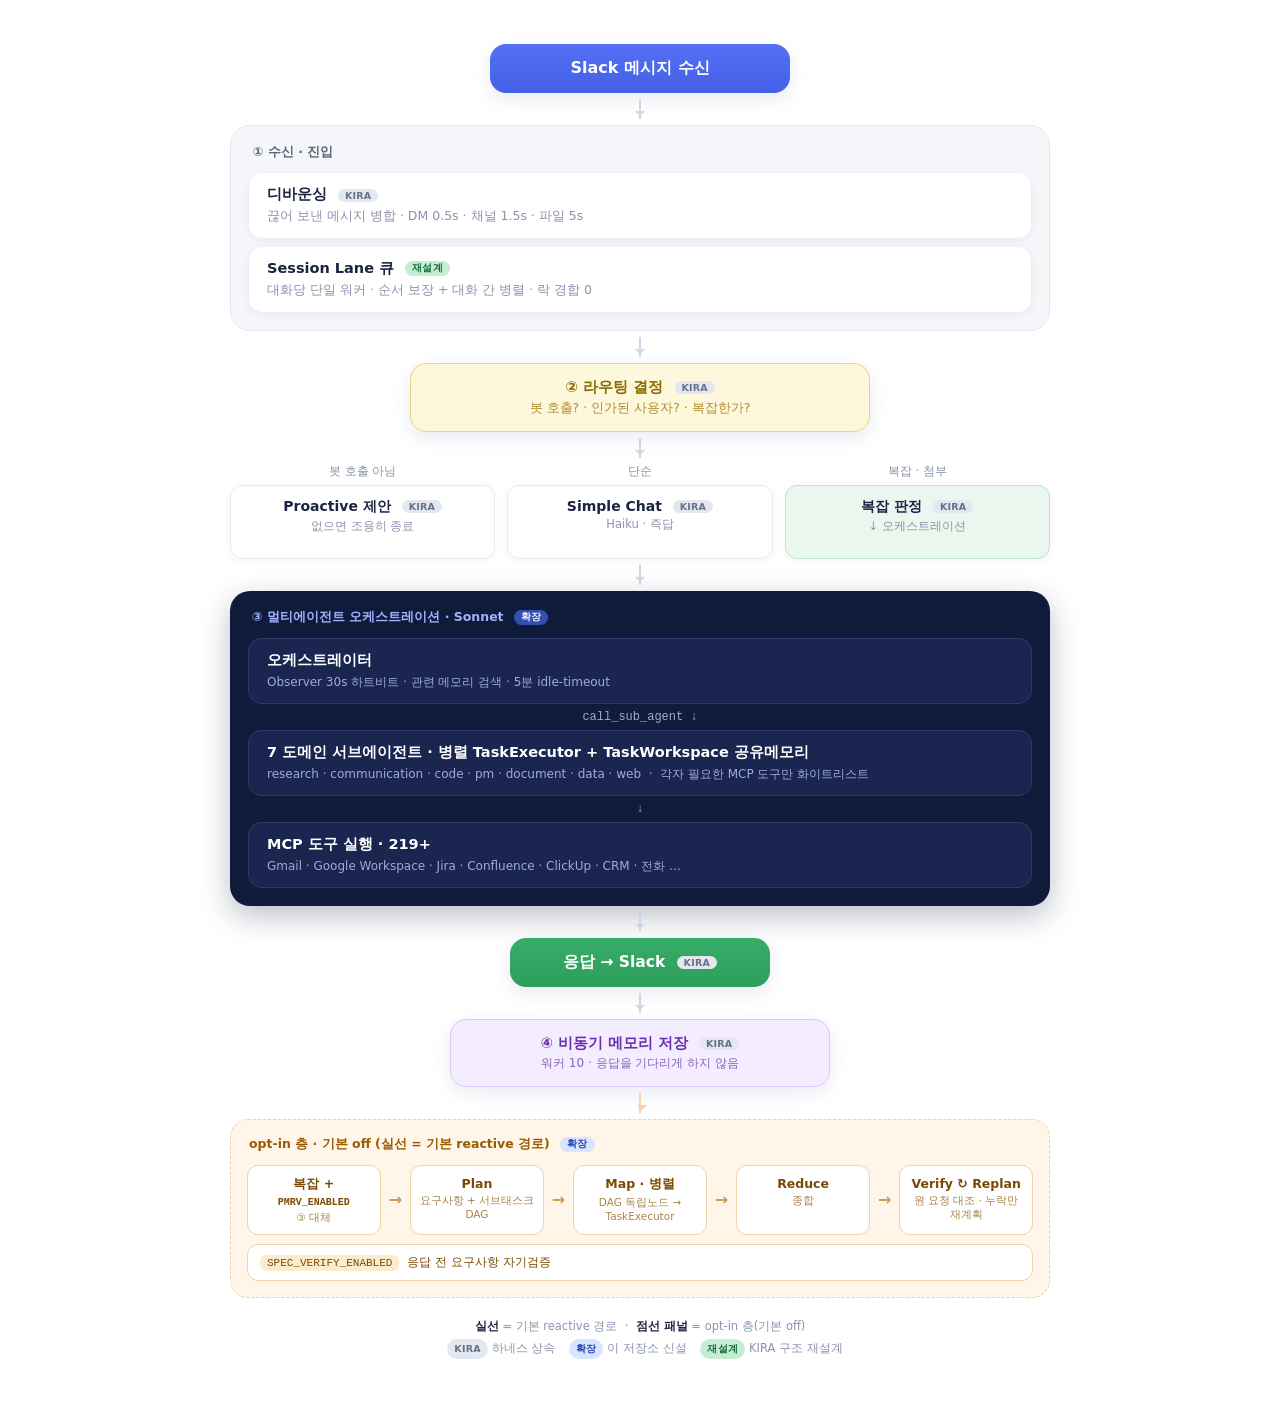
<file: docs/runtime_model.html>
<!DOCTYPE html>
<html lang="ko">
<head>
<meta charset="UTF-8">
<title>MOCO — Runtime Pipeline</title>
<style>
  :root{
    --ink:#1b2340; --muted:#8a93ac; --line:#cfd6e6;
    --blue:#4460E8; --gold:#8a6d00; --goldBg:#fdf7db; --goldBd:#e9d67d;
    --navy:#101a3a; --navyCard:#1a2650; --navyBd:#2b3a6b; --navyMut:#9fabd8; --navyLabel:#9db4ff;
    --purple:#6a2fb0; --purpleBg:#f4ecff; --purpleBd:#ddc7f6;
    --k-bg:#e3e8f0; --k-fg:#67728a; --x-bg:#d9e4ff; --x-fg:#2044b0; --r-bg:#c6ecd4; --r-fg:#136c3c;
    --amber:#9a5b00; --amberBg:#fff6e9; --amberBd:#f0d3a6;
  }
  *{box-sizing:border-box;margin:0;padding:0}
  body{ background:#ffffff; padding:44px 40px; display:flex; justify-content:center;
    font-family:'Pretendard','Apple SD Gothic Neo','Malgun Gothic',system-ui,-apple-system,sans-serif;
    color:var(--ink); -webkit-font-smoothing:antialiased; }
  .diagram{ width:820px; }
  .arrow{ width:2px; height:20px; background:var(--line); margin:6px auto; position:relative; }
  .arrow::after{ content:''; position:absolute; bottom:-2px; left:-4px; border:5px solid transparent; border-top-color:var(--line); }
  .arrow.dash{ background:none; border-left:2px dashed var(--amberBd); }
  .arrow.dash::after{ border-top-color:var(--amberBd); }

  .pill{ border-radius:16px; padding:14px 22px; text-align:center; box-shadow:0 6px 18px rgba(40,60,120,.10); }
  .pill.entry{ background:linear-gradient(180deg,#5570f4,#4460E8); color:#fff; font-weight:700; font-size:16px; width:300px; margin:0 auto; }
  .pill.done{ background:linear-gradient(180deg,#37ac68,#2e9e5b); color:#fff; font-weight:700; font-size:15.5px; width:260px; margin:0 auto; }
  .pill.route{ background:var(--goldBg); border:1.5px solid var(--goldBd); width:460px; margin:0 auto; }
  .pill.route .t{ color:var(--gold); font-weight:700; font-size:15px; }
  .pill.route .s{ color:#b08e33; font-size:12.5px; margin-top:3px; }
  .pill.mem{ background:var(--purpleBg); border:1.5px solid var(--purpleBd); width:380px; margin:0 auto; }
  .pill.mem .t{ color:var(--purple); font-weight:700; font-size:14.5px; }
  .pill.mem .s{ color:#8b63c0; font-size:12px; margin-top:2px; }

  .zone{ border-radius:20px; padding:16px 18px 18px; }
  .zone .zl{ font-size:12.5px; font-weight:700; margin:2px 4px 12px; }
  .zone.green{ background:#f4f6fa; border:1px solid #e2e7f0; }
  .zone.green .zl{ color:#5a6577; }
  .zone.dark{ background:var(--navy); box-shadow:0 10px 30px rgba(16,26,58,.28); }
  .zone.dark .zl{ color:var(--navyLabel); }

  .card{ background:#fff; border-radius:13px; padding:12px 18px; box-shadow:0 2px 8px rgba(40,60,120,.07); }
  .card + .card{ margin-top:9px; }
  .card .t{ font-weight:700; font-size:14.5px; color:var(--ink); }
  .card .s{ color:var(--muted); font-size:12.5px; margin-top:3px; line-height:1.5; }
  .dcard{ background:var(--navyCard); border:1px solid var(--navyBd); border-radius:13px; padding:12px 18px; }
  .dcard .t{ font-weight:700; font-size:14.5px; color:#fff; }
  .dcard .s{ color:var(--navyMut); font-size:12px; margin-top:3px; line-height:1.5; }
  .dstep{ text-align:center; color:var(--navyMut); font-size:12px; margin:6px 0; font-family:ui-monospace,Menlo,monospace; }

  .branch{ display:flex; gap:12px; }
  .branch .col{ flex:1; text-align:center; }
  .branch .bl{ font-size:11.5px; color:var(--muted); margin-bottom:6px; }
  .bcard{ background:#fff; border:1px solid #e6eaf2; border-radius:12px; padding:12px 10px; box-shadow:0 2px 8px rgba(40,60,120,.05); min-height:74px; }
  .bcard.hl{ background:#eaf7ef; border-color:#bfe3cc; }
  .bcard .t{ font-weight:700; font-size:14px; }
  .bcard .s{ color:var(--muted); font-size:11.5px; margin-top:3px; }

  .optin{ background:var(--amberBg); border:1.5px dashed var(--amberBd); border-radius:18px; padding:14px 16px 16px; }
  .optin .ol{ font-size:12.5px; font-weight:700; color:var(--amber); margin:2px 2px 12px; }
  .oflow{ display:flex; align-items:stretch; gap:8px; }
  .oflow .ob{ flex:1; background:#fff; border:1px solid var(--amberBd); border-radius:11px; padding:10px 8px; text-align:center; }
  .oflow .ob .t{ font-weight:700; font-size:12.5px; color:#7a4a00; }
  .oflow .ob .s{ color:#a9834a; font-size:10.5px; margin-top:2px; line-height:1.4; }
  .oflow .oar{ align-self:center; color:#c79a55; font-weight:700; }
  .ospec{ display:flex; gap:8px; align-items:center; margin-top:9px; background:#fff; border:1px solid var(--amberBd); border-radius:11px; padding:9px 12px; }
  .ospec code{ font-size:11px; color:#7a4a00; background:#fbeccd; padding:2px 7px; border-radius:6px; }
  .ospec .s{ color:#7a4a00; font-size:12px; }

  .otag{ display:inline-block; font-size:9.5px; font-weight:700; padding:1px 7px; border-radius:10px; margin-left:6px; vertical-align:middle; letter-spacing:.2px; }
  .otag.k{ background:var(--k-bg); color:var(--k-fg); }
  .otag.x{ background:var(--x-bg); color:var(--x-fg); }
  .otag.r{ background:var(--r-bg); color:var(--r-fg); }
  .zone.dark .otag.x{ background:#3350b0; color:#e7ecff; }

  .legend{ text-align:center; color:var(--muted); font-size:11.5px; margin-top:18px; line-height:1.9; }
  .legend .otag{ margin:0 4px 0 10px; }
  .legend b{ color:var(--ink); }
</style>
</head>
<body>
<div class="diagram">

  <div class="pill entry">Slack 메시지 수신</div>
  <div class="arrow"></div>

  <div class="zone green">
    <div class="zl">① 수신 · 진입</div>
    <div class="card"><div class="t">디바운싱 <span class="otag k">KIRA</span></div><div class="s">끊어 보낸 메시지 병합 · DM 0.5s · 채널 1.5s · 파일 5s</div></div>
    <div class="card"><div class="t">Session Lane 큐 <span class="otag r">재설계</span></div><div class="s">대화당 단일 워커 · 순서 보장 + 대화 간 병렬 · 락 경합 0</div></div>
  </div>
  <div class="arrow"></div>

  <div class="pill route"><div class="t">② 라우팅 결정 <span class="otag k">KIRA</span></div><div class="s">봇 호출? · 인가된 사용자? · 복잡한가?</div></div>
  <div class="arrow"></div>

  <div class="branch">
    <div class="col">
      <div class="bl">봇 호출 아님</div>
      <div class="bcard"><div class="t">Proactive 제안 <span class="otag k">KIRA</span></div><div class="s">없으면 조용히 종료</div></div>
    </div>
    <div class="col">
      <div class="bl">단순</div>
      <div class="bcard"><div class="t">Simple Chat <span class="otag k">KIRA</span></div><div class="s">Haiku · 즉답</div></div>
    </div>
    <div class="col">
      <div class="bl">복잡 · 첨부</div>
      <div class="bcard hl"><div class="t">복잡 판정 <span class="otag k">KIRA</span></div><div class="s">↓ 오케스트레이션</div></div>
    </div>
  </div>
  <div class="arrow"></div>

  <div class="zone dark">
    <div class="zl">③ 멀티에이전트 오케스트레이션 · Sonnet <span class="otag x">확장</span></div>
    <div class="dcard"><div class="t">오케스트레이터</div><div class="s">Observer 30s 하트비트 · 관련 메모리 검색 · 5분 idle-timeout</div></div>
    <div class="dstep">call_sub_agent ↓</div>
    <div class="dcard"><div class="t">7 도메인 서브에이전트 · 병렬 TaskExecutor + TaskWorkspace 공유메모리</div><div class="s">research · communication · code · pm · document · data · web &nbsp;·&nbsp; 각자 필요한 MCP 도구만 화이트리스트</div></div>
    <div class="dstep">↓</div>
    <div class="dcard"><div class="t">MCP 도구 실행 · 219+</div><div class="s">Gmail · Google Workspace · Jira · Confluence · ClickUp · CRM · 전화 …</div></div>
  </div>
  <div class="arrow"></div>

  <div class="pill done">응답 → Slack <span class="otag k">KIRA</span></div>
  <div class="arrow"></div>

  <div class="pill mem"><div class="t">④ 비동기 메모리 저장 <span class="otag k">KIRA</span></div><div class="s">워커 10 · 응답을 기다리게 하지 않음</div></div>

  <div class="arrow dash"></div>

  <div class="optin">
    <div class="ol">opt-in 층 · 기본 off (실선 = 기본 reactive 경로) <span class="otag x">확장</span></div>
    <div class="oflow">
      <div class="ob"><div class="t">복잡 + <code style="font-size:10px">PMRV_ENABLED</code></div><div class="s">③ 대체</div></div>
      <div class="oar">→</div>
      <div class="ob"><div class="t">Plan</div><div class="s">요구사항 + 서브태스크 DAG</div></div>
      <div class="oar">→</div>
      <div class="ob"><div class="t">Map · 병렬</div><div class="s">DAG 독립노드 → TaskExecutor</div></div>
      <div class="oar">→</div>
      <div class="ob"><div class="t">Reduce</div><div class="s">종합</div></div>
      <div class="oar">→</div>
      <div class="ob"><div class="t">Verify ↻ Replan</div><div class="s">원 요청 대조 · 누락만 재계획</div></div>
    </div>
    <div class="ospec"><code>SPEC_VERIFY_ENABLED</code><div class="s">응답 전 요구사항 자기검증</div></div>
  </div>

  <div class="legend">
    <b>실선</b> = 기본 reactive 경로 &nbsp;·&nbsp; <b>점선 패널</b> = opt-in 층(기본 off)<br/>
    <span class="otag k">KIRA</span>하네스 상속 <span class="otag x">확장</span>이 저장소 신설 <span class="otag r">재설계</span>KIRA 구조 재설계
  </div>

</div>
</body>
</html>
</file>
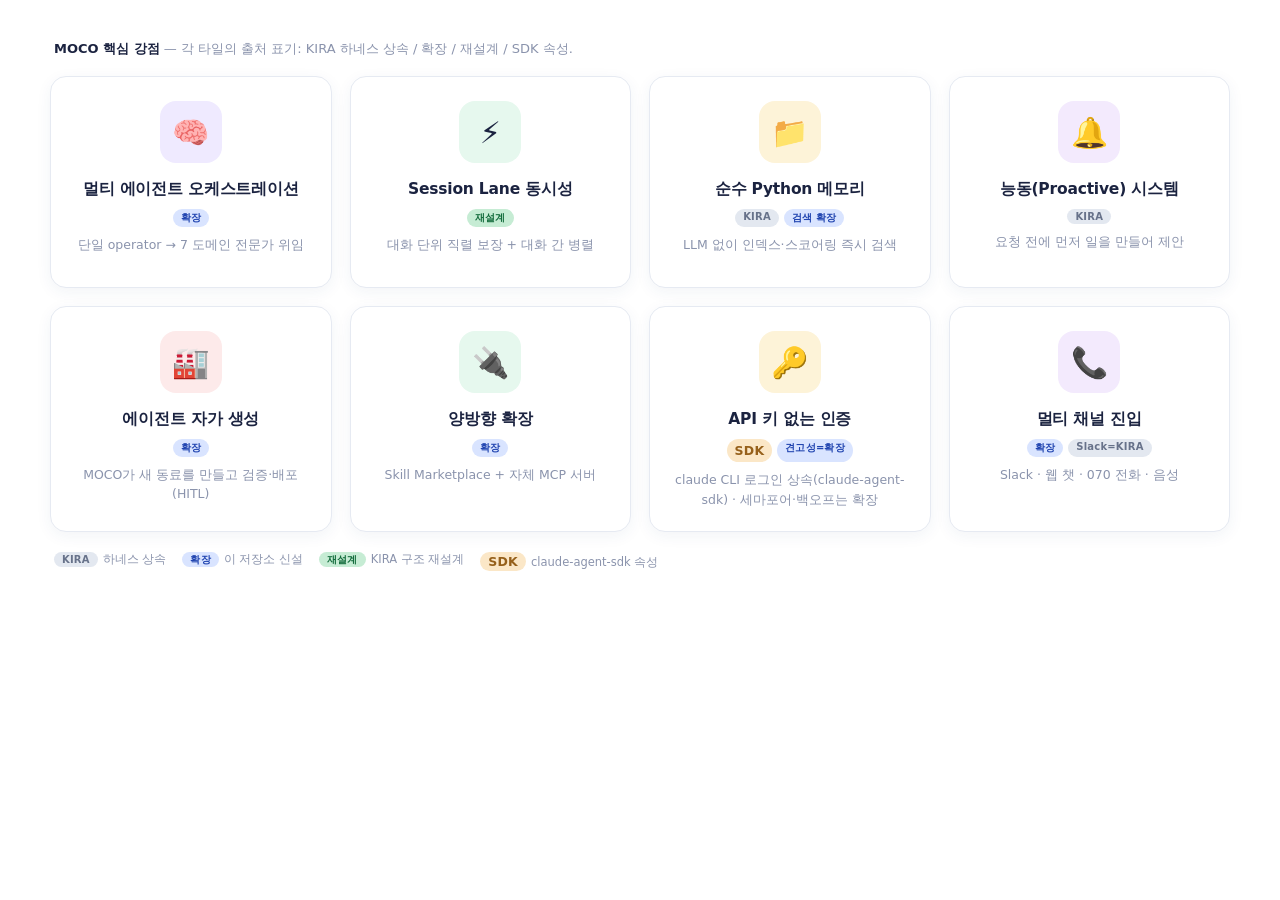
<file: docs/strengths.html>
<!DOCTYPE html>
<html lang="ko">
<head>
<meta charset="UTF-8">
<title>MOCO — 핵심 강점</title>
<style>
  :root{
    --ink:#1b2340; --muted:#8a93ac; --line:#e6eaf2;
    --k-bg:#e3e8f0; --k-fg:#67728a;   /* KIRA 하네스 상속 (회색) */
    --x-bg:#d9e4ff; --x-fg:#2044b0;   /* 확장 (파랑) */
    --r-bg:#c6ecd4; --r-fg:#136c3c;   /* 재설계 (초록) */
    --s-bg:#fbe7c7; --s-fg:#96601a;   /* SDK 속성 (앰버) */
  }
  *{box-sizing:border-box;margin:0;padding:0}
  body{ background:#ffffff; padding:40px; display:flex; justify-content:center;
    font-family:'Pretendard','Apple SD Gothic Neo','Malgun Gothic',system-ui,-apple-system,sans-serif;
    color:var(--ink); -webkit-font-smoothing:antialiased; }
  .wrap{ width:1180px; }
  .cap{ font-size:13px; color:var(--muted); margin:0 4px 18px; }
  .cap b{ color:var(--ink); }
  .grid{ display:grid; grid-template-columns:repeat(4,1fr); gap:18px; }
  .card{ background:#fff; border:1px solid var(--line); border-radius:16px; padding:24px 18px 22px;
    box-shadow:0 4px 16px rgba(40,60,120,.06); display:flex; flex-direction:column; align-items:center;
    text-align:center; min-height:212px; }
  .ico{ width:62px; height:62px; border-radius:16px; display:flex; align-items:center; justify-content:center;
    font-size:30px; margin-bottom:16px; }
  .t{ font-weight:700; font-size:15.5px; letter-spacing:-.2px; line-height:1.35; }
  .badges{ display:flex; gap:5px; flex-wrap:wrap; justify-content:center; margin:9px 0 8px; }
  .otag{ font-size:10px; font-weight:700; padding:2px 8px; border-radius:20px; letter-spacing:.2px; }
  .otag.k{ background:var(--k-bg); color:var(--k-fg); }
  .otag.x{ background:var(--x-bg); color:var(--x-fg); }
  .otag.r{ background:var(--r-bg); color:var(--r-fg); }
  .otag.s{ background:var(--s-bg); color:var(--s-fg); }
  .s{ color:var(--muted); font-size:12.5px; line-height:1.55; word-break:keep-all; }
  .legend{ margin:20px 4px 0; font-size:11.5px; color:var(--muted); display:flex; gap:16px; flex-wrap:wrap; }
  .legend .otag{ margin-right:5px; }
</style>
</head>
<body>
<div class="wrap">
  <div class="cap"><b>MOCO 핵심 강점</b> — 각 타일의 출처 표기: KIRA 하네스 상속 / 확장 / 재설계 / SDK 속성.</div>

  <div class="grid">

    <div class="card">
      <div class="ico" style="background:#efeaff">🧠</div>
      <div class="t">멀티 에이전트 오케스트레이션</div>
      <div class="badges"><span class="otag x">확장</span></div>
      <div class="s">단일 operator → 7 도메인 전문가 위임</div>
    </div>

    <div class="card">
      <div class="ico" style="background:#e6f8ee">⚡</div>
      <div class="t">Session Lane 동시성</div>
      <div class="badges"><span class="otag r">재설계</span></div>
      <div class="s">대화 단위 직렬 보장 + 대화 간 병렬</div>
    </div>

    <div class="card">
      <div class="ico" style="background:#fdf3d8">📁</div>
      <div class="t">순수 Python 메모리</div>
      <div class="badges"><span class="otag k">KIRA</span><span class="otag x">검색 확장</span></div>
      <div class="s">LLM 없이 인덱스·스코어링 즉시 검색</div>
    </div>

    <div class="card">
      <div class="ico" style="background:#f3eafd">🔔</div>
      <div class="t">능동(Proactive) 시스템</div>
      <div class="badges"><span class="otag k">KIRA</span></div>
      <div class="s">요청 전에 먼저 일을 만들어 제안</div>
    </div>

    <div class="card">
      <div class="ico" style="background:#fdeaea">🏭</div>
      <div class="t">에이전트 자가 생성</div>
      <div class="badges"><span class="otag x">확장</span></div>
      <div class="s">MOCO가 새 동료를 만들고 검증·배포 (HITL)</div>
    </div>

    <div class="card">
      <div class="ico" style="background:#e6f8ee">🔌</div>
      <div class="t">양방향 확장</div>
      <div class="badges"><span class="otag x">확장</span></div>
      <div class="s">Skill Marketplace + 자체 MCP 서버</div>
    </div>

    <div class="card">
      <div class="ico" style="background:#fdf3d8">🔑</div>
      <div class="t">API 키 없는 인증</div>
      <div class="badges"><span class="otag s">SDK</span><span class="otag x">견고성=확장</span></div>
      <div class="s">claude CLI 로그인 상속(claude-agent-sdk) · 세마포어·백오프는 확장</div>
    </div>

    <div class="card">
      <div class="ico" style="background:#f3eafd">📞</div>
      <div class="t">멀티 채널 진입</div>
      <div class="badges"><span class="otag x">확장</span><span class="otag k">Slack=KIRA</span></div>
      <div class="s">Slack · 웹 챗 · 070 전화 · 음성</div>
    </div>

  </div>

  <div class="legend">
    <span><span class="otag k">KIRA</span>하네스 상속</span>
    <span><span class="otag x">확장</span>이 저장소 신설</span>
    <span><span class="otag r">재설계</span>KIRA 구조 재설계</span>
    <span><span class="otag s">SDK</span>claude-agent-sdk 속성</span>
  </div>
</div>
</body>
</html>
</file>
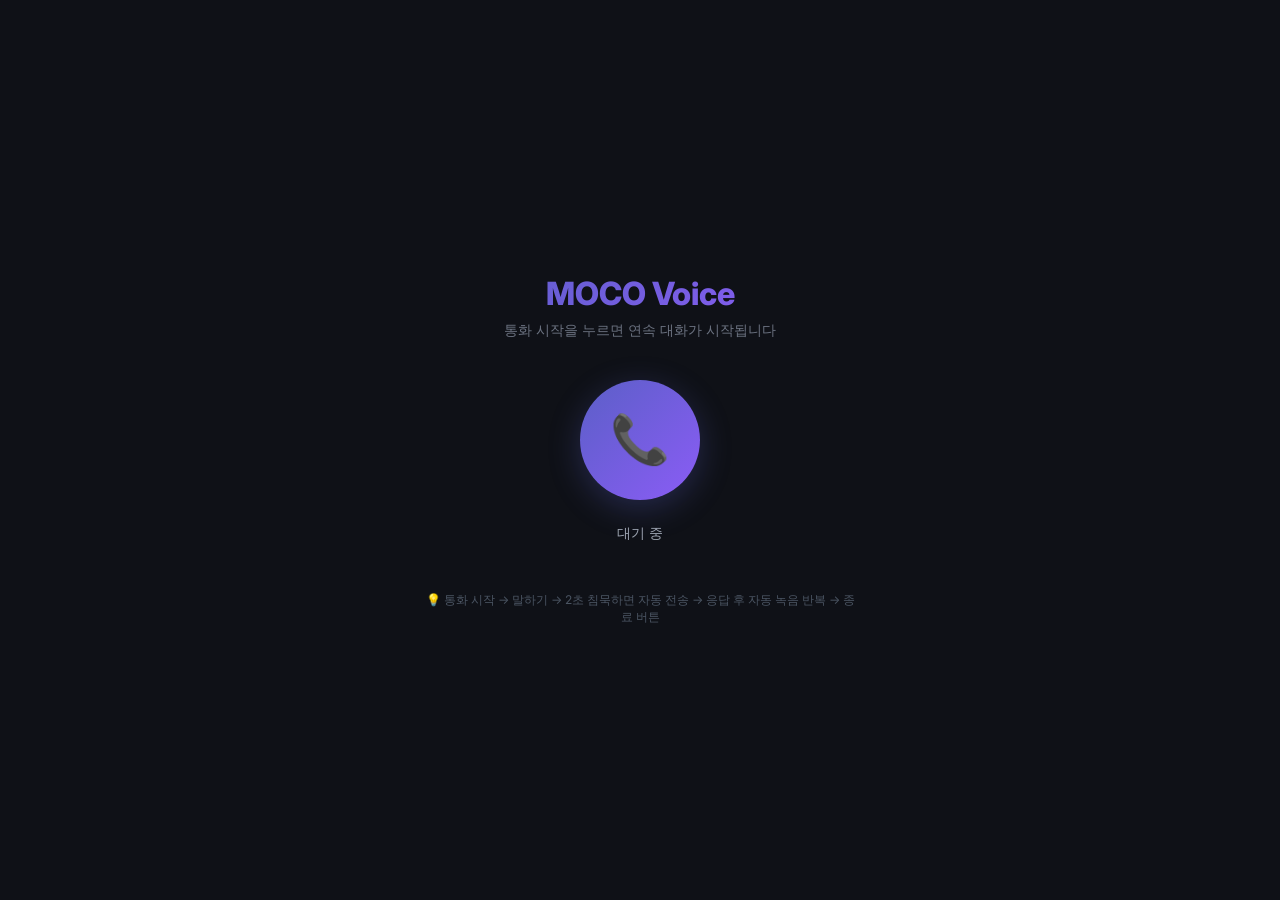
<file: app/cc_web_interface/voice_chat/static/voice_chat.html>
<!DOCTYPE html>
<html lang="ko">
<head>
<meta charset="UTF-8">
<meta name="viewport" content="width=device-width, initial-scale=1.0">
<title>MOCO Voice Chat</title>
<style>
@import url('https://fonts.googleapis.com/css2?family=Inter:wght@300;400;500;600;700&display=swap');
*{margin:0;padding:0;box-sizing:border-box}
body{font-family:'Inter',sans-serif;background:#0F1117;color:#E2E4E9;min-height:100vh;display:flex;flex-direction:column;align-items:center;justify-content:center}
.container{max-width:480px;width:100%;padding:24px;text-align:center}
.logo{font-size:32px;font-weight:800;background:linear-gradient(135deg,#5B5FC7,#8B5CF6);-webkit-background-clip:text;-webkit-text-fill-color:transparent;margin-bottom:8px}
.subtitle{color:#6B7280;font-size:14px;margin-bottom:40px}
.mic-btn{width:120px;height:120px;border-radius:50%;border:none;cursor:pointer;font-size:48px;transition:all 0.3s;outline:none;position:relative}
.mic-btn.idle{background:linear-gradient(135deg,#5B5FC7,#8B5CF6);box-shadow:0 8px 32px rgba(91,95,199,0.3)}
.mic-btn.idle:hover{transform:scale(1.05);box-shadow:0 12px 40px rgba(91,95,199,0.4)}
.mic-btn.recording{background:linear-gradient(135deg,#EF4444,#F87171);box-shadow:0 8px 32px rgba(239,68,68,0.4);animation:pulse 1.5s infinite}
.mic-btn.processing{background:#374151;cursor:wait;opacity:0.7}
@keyframes pulse{0%,100%{box-shadow:0 0 0 0 rgba(239,68,68,0.4)}50%{box-shadow:0 0 0 20px rgba(239,68,68,0)}}
.status{margin-top:24px;font-size:14px;color:#9CA3AF;min-height:20px}
.status.error{color:#EF4444}
.chat-log{margin-top:32px;text-align:left;max-height:400px;overflow-y:auto;width:100%}
.chat-bubble{padding:12px 16px;border-radius:16px;margin-bottom:8px;font-size:14px;line-height:1.5;max-width:85%;word-break:break-word}
.chat-bubble.user{background:#1E293B;margin-left:auto;border-bottom-right-radius:4px}
.chat-bubble.ai{background:#5B5FC720;border:1px solid #5B5FC740;border-bottom-left-radius:4px}
.chat-bubble .label{font-size:10px;font-weight:600;text-transform:uppercase;color:#6B7280;margin-bottom:4px}
.hint{margin-top:16px;font-size:12px;color:#4B5563}
</style>
</head>
<body>
<div class="container">
  <div class="logo">MOCO Voice</div>
  <div class="subtitle">통화 시작을 누르면 연속 대화가 시작됩니다</div>

  <button class="mic-btn idle" id="micBtn" onclick="toggleSession()">📞</button>
  <div class="status" id="status">대기 중</div>

  <div class="chat-log" id="chatLog"></div>
  <div class="hint">💡 통화 시작 → 말하기 → 2초 침묵하면 자동 전송 → 응답 후 자동 녹음 반복 → 종료 버튼</div>
</div>

<script>
let mediaRecorder = null;
let audioChunks = [];
let isRecording = false;
let conversationContext = '';
let sessionActive = false;
let silenceTimer = null;
let analyser = null;

const micBtn = document.getElementById('micBtn');
const status = document.getElementById('status');
const chatLog = document.getElementById('chatLog');

async function toggleSession() {
  if (sessionActive) {
    await endSession();
  } else {
    sessionActive = true;
    micBtn.textContent = '⏹️';
    micBtn.className = 'mic-btn processing';
    status.textContent = '연결 중...';
    addBubble('상담원', '안녕하세요, 제품A 고객 지원센터입니다. 궁금하신 내용을 말씀해 주시면 도와드리겠습니다.', 'ai');

    // 안내 멘트 음성 재생
    try {
      const greetResp = await fetch('/voice-chat/greet', { method: 'POST' });
      if (greetResp.ok) {
        const blob = await greetResp.blob();
        const url = URL.createObjectURL(blob);
        const player = new Audio(url);
        player.onended = () => {
          URL.revokeObjectURL(url);
          micBtn.className = 'mic-btn recording';
          status.textContent = '말씀하세요...';
          startListening();
        };
        player.play();
        status.textContent = '🔊 안내 멘트 재생 중...';
      } else {
        micBtn.className = 'mic-btn recording';
        startListening();
      }
    } catch(e) {
      micBtn.className = 'mic-btn recording';
      startListening();
    }
  }
}

async function endSession() {
  sessionActive = false;
  if (isRecording) stopRecording(false);
  if (silenceTimer) { clearTimeout(silenceTimer); silenceTimer = null; }
  micBtn.textContent = '📞';
  micBtn.className = 'mic-btn idle';
  status.textContent = '통화 요약 전송 중...';
  addBubble('시스템', '통화가 종료되었습니다. 요약을 Slack에 전송합니다.', 'ai');

  // 대화 로그를 서버에 전송 → Slack 요약
  if (conversationContext.trim().length > 10) {
    try {
      await fetch('/voice-chat/end-session', {
        method: 'POST',
        headers: {'Content-Type': 'application/json'},
        body: JSON.stringify({conversation: conversationContext}),
      });
      addBubble('시스템', '✅ Slack에 통화 요약이 전송되었습니다.', 'ai');
    } catch(e) {
      addBubble('시스템', '⚠️ 요약 전송 실패', 'ai');
    }
  }
  conversationContext = '';
  status.textContent = '대기 중';
}

async function startListening() {
  if (!sessionActive) return;
  await startRecording();
  // 침묵 감지 시작
  detectSilence();
}

function detectSilence() {
  if (!recCtx || !analyser) return;
  const data = new Uint8Array(analyser.fftSize);
  let silenceStart = null;
  let speaking = false;

  function check() {
    if (!sessionActive || !isRecording) return;
    analyser.getByteTimeDomainData(data);
    let sum = 0;
    for (let i = 0; i < data.length; i++) sum += Math.abs(data[i] - 128);
    const avg = sum / data.length;

    if (avg > 3) {
      speaking = true;
      silenceStart = null;
      status.textContent = '🎙️ 듣고 있습니다...';
    } else if (speaking && !silenceStart) {
      silenceStart = Date.now();
    } else if (speaking && silenceStart && Date.now() - silenceStart > 2000) {
      // 2초 침묵 → 자동 전송
      speaking = false;
      silenceStart = null;
      stopRecording(true);
      return;
    }
    requestAnimationFrame(check);
  }
  check();
}

let recCtx = null;
let recSource = null;
let recWorklet = null;
let pcmChunks = [];

async function startRecording() {
  try {
    const stream = await navigator.mediaDevices.getUserMedia({ audio: { channelCount: 1 } });
    recCtx = new AudioContext({ sampleRate: 16000 });
    recSource = recCtx.createMediaStreamSource(stream);

    // 침묵 감지용 analyser
    analyser = recCtx.createAnalyser();
    analyser.fftSize = 2048;
    recSource.connect(analyser);

    // AudioWorklet으로 PCM 캡처
    await recCtx.audioWorklet.addModule(URL.createObjectURL(new Blob([`
      class PCMProcessor extends AudioWorkletProcessor {
        process(inputs) {
          const input = inputs[0][0];
          if (input) this.port.postMessage(input);
          return true;
        }
      }
      registerProcessor('pcm-processor', PCMProcessor);
    `], { type: 'application/javascript' })));

    recWorklet = new AudioWorkletNode(recCtx, 'pcm-processor');
    pcmChunks = [];
    recWorklet.port.onmessage = (e) => pcmChunks.push(new Float32Array(e.data));
    recSource.connect(recWorklet);
    recWorklet.connect(recCtx.destination);

    isRecording = true;
    micBtn.className = 'mic-btn recording';
    micBtn.textContent = '⏹️';
    status.textContent = '녹음 중... 다시 누르면 전송';
    status.className = 'status';
  } catch (err) {
    console.error(err);
    status.textContent = '마이크 접근 권한이 필요합니다';
    status.className = 'status error';
  }
}

function stopRecording(autoSend = true) {
  if (recWorklet) { recWorklet.disconnect(); recWorklet = null; }
  if (recSource) { recSource.mediaStream.getTracks().forEach(t => t.stop()); recSource.disconnect(); recSource = null; }
  analyser = null;
  const sampleRate = recCtx ? recCtx.sampleRate : 16000;
  if (recCtx) { recCtx.close(); recCtx = null; }
  isRecording = false;
  if (autoSend && pcmChunks.length > 0) {
    status.textContent = '처리 중...';
    processAudio(sampleRate);
  }
}

function float32ToWav(samples, sampleRate) {
  const buf = new ArrayBuffer(44 + samples.length * 2);
  const v = new DataView(buf);
  const w = (o, s) => { for (let i = 0; i < s.length; i++) v.setUint8(o+i, s.charCodeAt(i)); };
  w(0,'RIFF'); v.setUint32(4,36+samples.length*2,true); w(8,'WAVE');
  w(12,'fmt '); v.setUint32(16,16,true); v.setUint16(20,1,true); v.setUint16(22,1,true);
  v.setUint32(24,sampleRate,true); v.setUint32(28,sampleRate*2,true);
  v.setUint16(32,2,true); v.setUint16(34,16,true);
  w(36,'data'); v.setUint32(40,samples.length*2,true);
  for (let i=0;i<samples.length;i++) {
    const s=Math.max(-1,Math.min(1,samples[i]));
    v.setInt16(44+i*2, s<0?s*0x8000:s*0x7FFF, true);
  }
  return new Blob([v], {type:'audio/wav'});
}

async function processAudio(sampleRate) {
  const total = pcmChunks.reduce((s,b) => s+b.length, 0);
  const merged = new Float32Array(total);
  let off = 0;
  for (const c of pcmChunks) { merged.set(c, off); off += c.length; }

  const audioBlob = float32ToWav(merged, sampleRate);
  console.log('WAV blob size:', audioBlob.size, 'sampleRate:', sampleRate);

  const formData = new FormData();
  formData.append('audio', audioBlob, 'recording.wav');
  formData.append('context', conversationContext);

  // 대기 BGM — Bella 안내 멘트 + 우아한 피아노 아르페지오
  const bgmCtx = new AudioContext();
  const bgmGain = bgmCtx.createGain();
  bgmGain.gain.value = 0.5;
  bgmGain.connect(bgmCtx.destination);

  // Bella "잠시만 기다려주세요" 멘트 재생
  const holdMsg = new Audio('/voice-chat/static/hold_message.mp3');
  holdMsg.volume = 0.8;
  holdMsg.play().catch(()=>{});

  // 피아노 아르페지오 (C major 7th → Am → F → G)
  const chords = [
    [261.6, 329.6, 392, 493.9],  // Cmaj7
    [220, 261.6, 329.6, 440],    // Am
    [174.6, 220, 261.6, 349.2],  // F
    [196, 246.9, 293.7, 392],    // G
  ];
  let chordIdx = 0;
  let noteInChord = 0;
  function playPianoNote() {
    const chord = chords[chordIdx % chords.length];
    const freq = chord[noteInChord % chord.length];
    const osc = bgmCtx.createOscillator();
    const env = bgmCtx.createGain();
    // 피아노 느낌: 사인파 + 약간의 하모닉
    osc.type = 'sine';
    osc.frequency.value = freq;
    env.gain.setValueAtTime(0.4, bgmCtx.currentTime);
    env.gain.exponentialRampToValueAtTime(0.01, bgmCtx.currentTime + 1.2);
    osc.connect(env);
    env.connect(bgmGain);
    osc.start();
    osc.stop(bgmCtx.currentTime + 1.3);
    noteInChord++;
    if (noteInChord >= chord.length) { noteInChord = 0; chordIdx++; }
  }
  // 멘트 끝난 후 BGM 시작 (2초 후)
  setTimeout(() => { playPianoNote(); }, 2000);
  const bgmInterval = setInterval(playPianoNote, 400);
  status.textContent = '🎵 응답 준비 중...';

  try {
    const resp = await fetch('/voice-chat/process', { method: 'POST', body: formData });

    // BGM 정지
    clearInterval(bgmInterval);
    bgmCtx.close();

    const contentType = resp.headers.get('Content-Type') || '';

    if (contentType.includes('application/json')) {
      const err = await resp.json();
      throw new Error(err.error || 'Processing failed');
    }

    if (!resp.ok) {
      throw new Error('서버 오류');
    }

    const userText = decodeHeader(resp.headers.get('X-User-Text')) || '(인식 실패)';
    const aiText = decodeHeader(resp.headers.get('X-AI-Text')) || '(응답 실패)';

    addBubble('나', userText, 'user');
    addBubble('MOCO', aiText, 'ai');

    conversationContext += `사용자: ${userText}\nMOCO: ${aiText}\n`;
    if (conversationContext.length > 2000) {
      conversationContext = conversationContext.slice(-1500);
    }

    const audioBlob = await resp.blob();
    const audioUrl = URL.createObjectURL(audioBlob);
    const player = new Audio(audioUrl);
    player.onended = () => {
      URL.revokeObjectURL(audioUrl);
      if (sessionActive) {
        // 자동으로 다시 녹음 시작
        micBtn.className = 'mic-btn recording';
        micBtn.textContent = '⏹️';
        startListening();
      } else {
        micBtn.className = 'mic-btn idle';
        micBtn.textContent = '📞';
        status.textContent = '대기 중';
      }
    };
    player.play();

    status.textContent = '🔊 응답 재생 중...';

  } catch (err) {
    // BGM 정지 (에러 시에도)
    try { clearInterval(bgmInterval); bgmCtx.close(); } catch(e) {}
    status.textContent = err.message;
    status.className = 'status error';
    if (sessionActive) {
      // 에러여도 세션 유지 — 다시 녹음
      setTimeout(() => {
        status.className = 'status';
        micBtn.className = 'mic-btn recording';
        micBtn.textContent = '⏹️';
        startListening();
      }, 2000);
    } else {
      micBtn.className = 'mic-btn idle';
      micBtn.textContent = '📞';
    }
  }
}

function decodeHeader(val) {
  if (!val) return null;
  try {
    const bytes = new Uint8Array([...val].map(c => c.charCodeAt(0)));
    return new TextDecoder('utf-8').decode(bytes);
  } catch {
    return val;
  }
}

function addBubble(label, text, type) {
  const div = document.createElement('div');
  div.className = `chat-bubble ${type}`;
  div.innerHTML = `<div class="label">${label}</div>${text}`;
  chatLog.appendChild(div);
  chatLog.scrollTop = chatLog.scrollHeight;
}
</script>
</body>
</html>
</file>
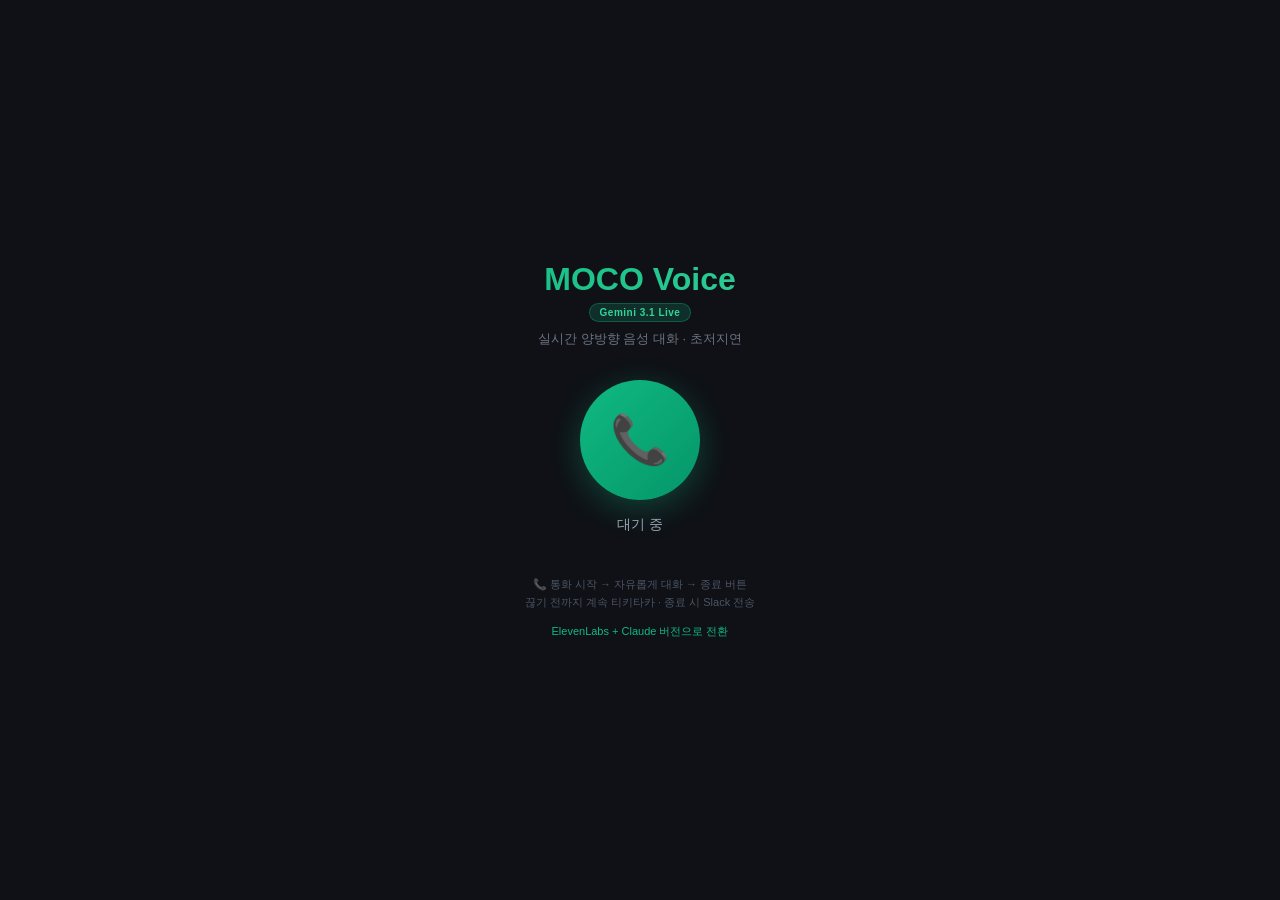
<file: app/cc_web_interface/voice_chat/static/voice_chat_gemini.html>
<!DOCTYPE html>
<html lang="ko">
<head>
<meta charset="UTF-8">
<meta name="viewport" content="width=device-width, initial-scale=1.0">
<title>MOCO Voice — Gemini Live</title>
<style>
*{margin:0;padding:0;box-sizing:border-box}
body{font-family:-apple-system,BlinkMacSystemFont,'Segoe UI',sans-serif;background:#0F1117;color:#E2E4E9;min-height:100vh;display:flex;flex-direction:column;align-items:center;justify-content:center}
.container{max-width:480px;width:100%;padding:24px;text-align:center}
.logo{font-size:32px;font-weight:800;background:linear-gradient(135deg,#10B981,#34D399);-webkit-background-clip:text;-webkit-text-fill-color:transparent;margin-bottom:4px}
.badge{display:inline-block;font-size:10px;font-weight:700;padding:3px 10px;border-radius:12px;background:#10B98130;color:#34D399;border:1px solid #10B98150;margin-bottom:8px;letter-spacing:0.5px}
.subtitle{color:#6B7280;font-size:13px;margin-bottom:32px}
.mic-btn{width:120px;height:120px;border-radius:50%;border:none;cursor:pointer;font-size:48px;transition:all 0.3s;outline:none;position:relative}
.mic-btn.idle{background:linear-gradient(135deg,#10B981,#059669);box-shadow:0 8px 32px rgba(16,185,129,0.3)}
.mic-btn.idle:hover{transform:scale(1.05);box-shadow:0 12px 40px rgba(16,185,129,0.4)}
.mic-btn.active{background:linear-gradient(135deg,#EF4444,#F87171);box-shadow:0 8px 32px rgba(239,68,68,0.4);animation:pulse 1.5s infinite}
.mic-btn.connecting{background:#374151;cursor:wait;opacity:0.7}
@keyframes pulse{0%,100%{box-shadow:0 0 0 0 rgba(239,68,68,0.4)}50%{box-shadow:0 0 0 20px rgba(239,68,68,0)}}

.visualizer{margin-top:20px;height:60px;display:flex;align-items:center;justify-content:center;gap:3px}
.viz-bar{width:4px;background:linear-gradient(180deg,#10B981,#059669);border-radius:2px;transition:height 0.1s;min-height:4px}

.status{margin-top:16px;font-size:14px;color:#9CA3AF;min-height:20px}
.status.error{color:#EF4444}
.status.connected{color:#10B981}
.status.speaking{color:#F59E0B}

.chat-log{margin-top:24px;text-align:left;max-height:350px;overflow-y:auto;width:100%}
.chat-bubble{padding:10px 14px;border-radius:14px;margin-bottom:6px;font-size:13px;line-height:1.5;max-width:85%;word-break:break-word}
.chat-bubble.user{background:#1E293B;margin-left:auto;border-bottom-right-radius:4px}
.chat-bubble.ai{background:#10B98118;border:1px solid #10B98130;border-bottom-left-radius:4px}
.chat-bubble.system{background:#374151;text-align:center;max-width:100%;font-size:11px;color:#9CA3AF}
.chat-bubble .label{font-size:10px;font-weight:600;text-transform:uppercase;color:#6B7280;margin-bottom:3px}

.hint{margin-top:16px;font-size:11px;color:#4B5563;line-height:1.6}
.compare{margin-top:12px;font-size:11px;color:#6B7280}
.compare a{color:#10B981;text-decoration:none}
.compare a:hover{text-decoration:underline}
</style>
</head>
<body>
<div class="container">
  <div class="logo">MOCO Voice</div>
  <div class="badge">Gemini 3.1 Live</div>
  <div class="subtitle">실시간 양방향 음성 대화 · 초저지연</div>

  <button class="mic-btn idle" id="micBtn" onclick="toggleSession()">📞</button>

  <div class="visualizer" id="visualizer" style="display:none"></div>

  <div class="status" id="status">대기 중</div>

  <div class="chat-log" id="chatLog"></div>
  <div class="hint">📞 통화 시작 → 자유롭게 대화 → 종료 버튼<br>끊기 전까지 계속 티키타카 · 종료 시 Slack 전송</div>
  <div class="compare"><a href="/voice-chat">ElevenLabs + Claude 버전으로 전환</a></div>
</div>

<script>
const micBtn = document.getElementById('micBtn');
const statusEl = document.getElementById('status');
const chatLog = document.getElementById('chatLog');
const vizEl = document.getElementById('visualizer');

let ws = null;
let sessionActive = false;
let audioCtx = null;
let recCtx = null;
let recSource = null;
let recWorklet = null;
let analyser = null;
let nextPlayTime = 0;

// 대화 기록 (Slack 전송용)
let conversationLog = [];
// 현재 AI 응답 텍스트 누적 (turn_complete까지 모아서 하나의 버블로)
let currentAiText = [];
let currentAiBubble = null;
// 현재 사용자 입력 텍스트 누적
let currentUserText = [];
let currentUserBubble = null;

function getWsUrl() {
  const proto = location.protocol === 'https:' ? 'wss:' : 'ws:';
  return `${proto}//${location.host}/voice-chat-gemini/ws`;
}

async function toggleSession() {
  if (sessionActive) {
    endSession();
  } else {
    startSession();
  }
}

async function startSession() {
  // 초기화
  conversationLog = [];
  currentAiText = [];
  currentAiBubble = null;
  currentUserText = [];
  currentUserBubble = null;
  chatLog.innerHTML = '';

  micBtn.className = 'mic-btn connecting';
  micBtn.textContent = '⏳';
  statusEl.textContent = '연결 중...';

  try {
    ws = new WebSocket(getWsUrl());

    ws.onopen = () => console.log('[WS] Connected');

    ws.onmessage = (event) => {
      const msg = JSON.parse(event.data);
      handleServerMessage(msg);
    };

    ws.onerror = (err) => {
      console.error('[WS] Error:', err);
      statusEl.textContent = 'WebSocket 오류';
      statusEl.className = 'status error';
      endSession();
    };

    ws.onclose = () => {
      console.log('[WS] Closed');
      if (sessionActive) endSession();
    };
  } catch (e) {
    console.error('Session start error:', e);
    statusEl.textContent = '연결 실패: ' + e.message;
    statusEl.className = 'status error';
    micBtn.className = 'mic-btn idle';
    micBtn.textContent = '📞';
  }
}

function handleServerMessage(msg) {
  switch (msg.type) {
    case 'connected':
      sessionActive = true;
      micBtn.className = 'mic-btn active';
      micBtn.textContent = '⏹️';
      statusEl.textContent = '🟢 연결됨 — 말씀하세요';
      statusEl.className = 'status connected';
      addBubble('시스템', '통화가 시작되었습니다. 자유롭게 말씀하세요.', 'system');
      startMicrophone();
      initVisualizer();
      break;

    case 'audio':
      // AI 응답 오디오 → 재생
      statusEl.textContent = '🔊 응답 중...';
      statusEl.className = 'status speaking';
      const pcmBytes = base64ToArrayBuffer(msg.data);
      enqueueAudio(pcmBytes);
      break;

    case 'input_text':
      // 사용자가 말한 내용 (서버에서 트랜스크립션)
      if (msg.data && msg.data.trim()) {
        // 이전 사용자 버블에 이어붙이기 또는 새 버블
        if (currentUserBubble) {
          currentUserText.push(msg.data.trim());
          currentUserBubble.querySelector('.text-content').textContent = currentUserText.join(' ');
        } else {
          currentUserText = [msg.data.trim()];
          currentUserBubble = addBubble('나', msg.data.trim(), 'user');
        }
        chatLog.scrollTop = chatLog.scrollHeight;
      }
      break;

    case 'text':
      // AI 응답 텍스트 (트랜스크립션)
      if (msg.data && msg.data.trim()) {
        if (currentAiBubble) {
          currentAiText.push(msg.data.trim());
          currentAiBubble.querySelector('.text-content').textContent = currentAiText.join(' ');
        } else {
          currentAiText = [msg.data.trim()];
          currentAiBubble = addBubble('Gemini', msg.data.trim(), 'ai');
        }
        chatLog.scrollTop = chatLog.scrollHeight;
      }
      break;

    case 'turn_complete':
      // AI 턴 완료 → 대화 기록 저장, 버블 확정
      if (currentUserText.length > 0) {
        conversationLog.push({ role: 'user', text: currentUserText.join(' ') });
      }
      if (currentAiText.length > 0) {
        conversationLog.push({ role: 'ai', text: currentAiText.join(' ') });
      }
      // 다음 턴 준비
      currentAiText = [];
      currentAiBubble = null;
      currentUserText = [];
      currentUserBubble = null;

      statusEl.textContent = '🎙️ 말씀하세요...';
      statusEl.className = 'status connected';
      break;

    case 'error':
      statusEl.textContent = '오류: ' + msg.data;
      statusEl.className = 'status error';
      break;
  }
}

// ── 마이크 ──

async function startMicrophone() {
  try {
    const stream = await navigator.mediaDevices.getUserMedia({
      audio: { channelCount: 1, sampleRate: 16000 }
    });

    recCtx = new AudioContext({ sampleRate: 16000 });
    recSource = recCtx.createMediaStreamSource(stream);

    analyser = recCtx.createAnalyser();
    analyser.fftSize = 256;
    recSource.connect(analyser);

    await recCtx.audioWorklet.addModule(URL.createObjectURL(new Blob([`
      class PCMStreamer extends AudioWorkletProcessor {
        constructor() {
          super();
          this.buffer = [];
          this.bufferSize = 0;
          this.chunkSize = 1600;
        }
        process(inputs) {
          const input = inputs[0][0];
          if (!input) return true;
          this.buffer.push(new Float32Array(input));
          this.bufferSize += input.length;
          if (this.bufferSize >= this.chunkSize) {
            const merged = new Float32Array(this.bufferSize);
            let off = 0;
            for (const b of this.buffer) { merged.set(b, off); off += b.length; }
            this.buffer = [];
            this.bufferSize = 0;
            const int16 = new Int16Array(merged.length);
            for (let i = 0; i < merged.length; i++) {
              const s = Math.max(-1, Math.min(1, merged[i]));
              int16[i] = s < 0 ? s * 0x8000 : s * 0x7FFF;
            }
            this.port.postMessage(int16.buffer, [int16.buffer]);
          }
          return true;
        }
      }
      registerProcessor('pcm-streamer', PCMStreamer);
    `], { type: 'application/javascript' })));

    recWorklet = new AudioWorkletNode(recCtx, 'pcm-streamer');
    recWorklet.port.onmessage = (e) => {
      if (ws && ws.readyState === WebSocket.OPEN) {
        const b64 = arrayBufferToBase64(e.data);
        ws.send(JSON.stringify({ type: 'audio', data: b64 }));
      }
    };
    recSource.connect(recWorklet);
    recWorklet.connect(recCtx.destination);

  } catch (err) {
    console.error('Microphone error:', err);
    statusEl.textContent = '마이크 접근 권한이 필요합니다';
    statusEl.className = 'status error';
  }
}

function stopMicrophone() {
  if (recWorklet) { recWorklet.disconnect(); recWorklet = null; }
  if (recSource) {
    recSource.mediaStream.getTracks().forEach(t => t.stop());
    recSource.disconnect();
    recSource = null;
  }
  analyser = null;
  if (recCtx) { recCtx.close(); recCtx = null; }
}

// ── 오디오 재생 (PCM 24kHz 16bit mono) ──

function initAudioContext() {
  if (!audioCtx) {
    audioCtx = new AudioContext({ sampleRate: 24000 });
  }
}

function enqueueAudio(pcmArrayBuffer) {
  initAudioContext();
  const int16 = new Int16Array(pcmArrayBuffer);
  const float32 = new Float32Array(int16.length);
  for (let i = 0; i < int16.length; i++) {
    float32[i] = int16[i] / 32768;
  }

  const buffer = audioCtx.createBuffer(1, float32.length, 24000);
  buffer.copyToChannel(float32, 0);

  const source = audioCtx.createBufferSource();
  source.buffer = buffer;
  source.connect(audioCtx.destination);

  const now = audioCtx.currentTime;
  const startTime = Math.max(now, nextPlayTime);
  source.start(startTime);
  nextPlayTime = startTime + buffer.duration;
}

// ── 시각화 ──

function initVisualizer() {
  vizEl.style.display = 'flex';
  vizEl.innerHTML = '';
  for (let i = 0; i < 24; i++) {
    const bar = document.createElement('div');
    bar.className = 'viz-bar';
    bar.style.height = '4px';
    vizEl.appendChild(bar);
  }
  animateVisualizer();
}

function animateVisualizer() {
  if (!sessionActive || !analyser) {
    vizEl.style.display = 'none';
    return;
  }
  const bars = vizEl.querySelectorAll('.viz-bar');
  const dataArray = new Uint8Array(analyser.frequencyBinCount);
  analyser.getByteFrequencyData(dataArray);

  const step = Math.floor(dataArray.length / bars.length);
  for (let i = 0; i < bars.length; i++) {
    const val = dataArray[i * step] || 0;
    const h = Math.max(4, (val / 255) * 56);
    bars[i].style.height = h + 'px';
  }
  requestAnimationFrame(animateVisualizer);
}

// ── 세션 종료 ──

async function endSession() {
  sessionActive = false;

  // 남은 텍스트 기록
  if (currentUserText.length > 0) {
    conversationLog.push({ role: 'user', text: currentUserText.join(' ') });
  }
  if (currentAiText.length > 0) {
    conversationLog.push({ role: 'ai', text: currentAiText.join(' ') });
  }
  currentAiText = [];
  currentAiBubble = null;
  currentUserText = [];
  currentUserBubble = null;

  // WebSocket 종료
  if (ws && ws.readyState === WebSocket.OPEN) {
    ws.send(JSON.stringify({ type: 'end' }));
    ws.close();
  }
  ws = null;
  stopMicrophone();
  if (audioCtx) { audioCtx.close(); audioCtx = null; }
  nextPlayTime = 0;

  micBtn.className = 'mic-btn idle';
  micBtn.textContent = '📞';
  vizEl.style.display = 'none';

  // Slack 전송 (폴백 — 서버 측에서도 전송하지만 안전장치)
  if (conversationLog.length > 0) {
    statusEl.textContent = 'Slack 전송 중...';
    const convText = conversationLog.map(e =>
      `${e.role === 'user' ? '👤 고객' : '🤖 AI'}: ${e.text}`
    ).join('\n');

    try {
      await fetch('/voice-chat-gemini/end-session', {
        method: 'POST',
        headers: {'Content-Type': 'application/json'},
        body: JSON.stringify({ conversation: convText }),
      });
      addBubble('시스템', `✅ 통화 종료 · ${conversationLog.length}턴 대화 기록이 Slack에 전송되었습니다.`, 'system');
    } catch(e) {
      addBubble('시스템', '⚠️ Slack 전송 실패', 'system');
    }
  } else {
    addBubble('시스템', '통화가 종료되었습니다.', 'system');
  }

  statusEl.textContent = '대기 중';
  statusEl.className = 'status';
  conversationLog = [];
}

// ── 유틸리티 ──

function arrayBufferToBase64(buffer) {
  const bytes = new Uint8Array(buffer);
  let binary = '';
  for (let i = 0; i < bytes.length; i++) binary += String.fromCharCode(bytes[i]);
  return btoa(binary);
}

function base64ToArrayBuffer(b64) {
  const binary = atob(b64);
  const bytes = new Uint8Array(binary.length);
  for (let i = 0; i < binary.length; i++) bytes[i] = binary.charCodeAt(i);
  return bytes.buffer;
}

function addBubble(label, text, type) {
  const div = document.createElement('div');
  div.className = `chat-bubble ${type}`;
  div.innerHTML = `<div class="label">${label}</div><span class="text-content">${text}</span>`;
  chatLog.appendChild(div);
  chatLog.scrollTop = chatLog.scrollHeight;
  return div;
}
</script>
</body>
</html>
</file>
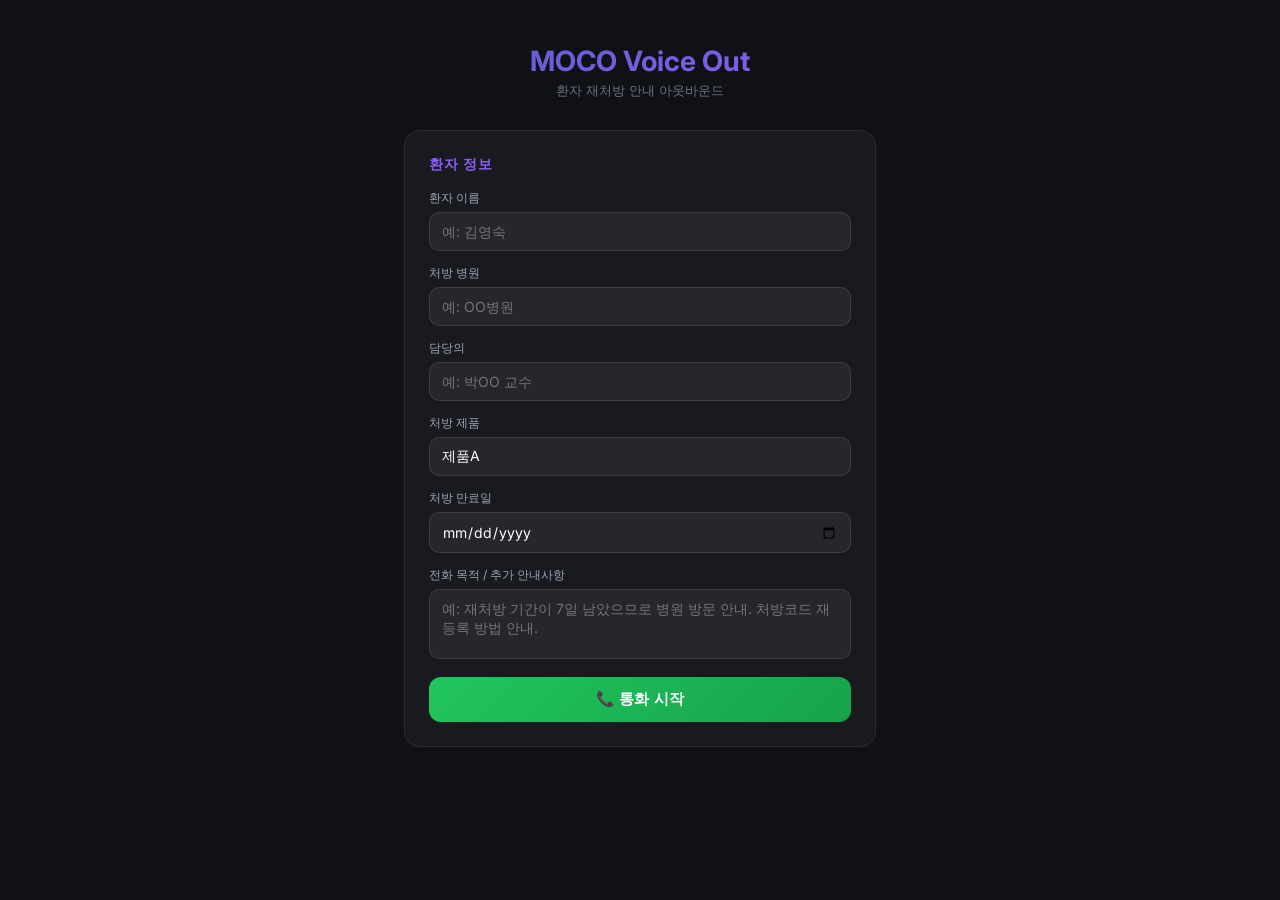
<file: app/cc_web_interface/voice_chat/static/voice_chat_out.html>
<!DOCTYPE html>
<html lang="ko">
<head>
<meta charset="UTF-8">
<meta name="viewport" content="width=device-width, initial-scale=1.0">
<title>MOCO Voice - 아웃바운드</title>
<style>
@import url('https://fonts.googleapis.com/css2?family=Inter:wght@300;400;500;600;700&display=swap');
*{margin:0;padding:0;box-sizing:border-box}
body{font-family:'Inter',sans-serif;background:#0F1117;color:#E2E4E9;min-height:100vh;display:flex;flex-direction:column;align-items:center}
.container{max-width:520px;width:100%;padding:24px}
.logo{text-align:center;font-size:28px;font-weight:700;background:linear-gradient(135deg,#5B5FC7,#8B5CF6);-webkit-background-clip:text;-webkit-text-fill-color:transparent;margin:20px 0 4px}
.subtitle{text-align:center;color:#6B7280;font-size:13px;margin-bottom:30px}

.setup-card{background:rgba(255,255,255,0.04);border:1px solid rgba(255,255,255,0.08);border-radius:16px;padding:24px;margin-bottom:20px}
.setup-card h3{font-size:14px;color:#8B5CF6;margin-bottom:16px;letter-spacing:1px}
.field{margin-bottom:14px}
.field label{display:block;font-size:12px;color:#9ca3af;margin-bottom:5px}
.field input,.field textarea{width:100%;padding:10px 12px;background:rgba(255,255,255,0.06);border:1px solid rgba(255,255,255,0.1);border-radius:10px;color:#fff;font-family:inherit;font-size:14px;outline:none}
.field input:focus,.field textarea:focus{border-color:#8B5CF780}
.field textarea{resize:none;height:70px}

.btn-call{width:100%;padding:13px;background:linear-gradient(135deg,#22C55E,#16A34A);border:none;border-radius:12px;color:#fff;font-size:15px;font-weight:600;cursor:pointer;transition:all 0.2s}
.btn-call:hover{transform:scale(1.02)}
.btn-call:disabled{opacity:0.5;cursor:wait}

.call-area{display:none}
.call-area.active{display:block}
.mic-area{text-align:center;margin:20px 0}
.mic-btn{width:100px;height:100px;border-radius:50%;border:none;cursor:pointer;font-size:36px;transition:all 0.3s;outline:none}
.mic-btn.idle{background:linear-gradient(135deg,#5B5FC7,#8B5CF6);box-shadow:0 8px 32px rgba(91,95,199,0.3)}
.mic-btn.recording{background:linear-gradient(135deg,#EF4444,#F87171);animation:pulse 1.5s infinite}
.mic-btn.processing{background:#374151;opacity:0.7;cursor:wait}
@keyframes pulse{0%,100%{box-shadow:0 0 0 0 rgba(239,68,68,0.4)}50%{box-shadow:0 0 0 20px rgba(239,68,68,0)}}
.status{text-align:center;font-size:13px;color:#9CA3AF;margin-top:12px;min-height:18px}
.chat-log{margin-top:20px;max-height:400px;overflow-y:auto}
.chat-bubble{padding:10px 14px;border-radius:14px;margin-bottom:8px;font-size:14px;line-height:1.5;max-width:85%;word-break:break-word}
.chat-bubble.user{background:#1E293B;margin-left:auto;border-bottom-right-radius:4px}
.chat-bubble.ai{background:#5B5FC720;border:1px solid #5B5FC740;border-bottom-left-radius:4px}
.chat-bubble .label{font-size:10px;font-weight:600;text-transform:uppercase;color:#6B7280;margin-bottom:3px}
.end-btn{display:block;margin:20px auto;padding:8px 24px;background:transparent;border:1px solid #EF444480;border-radius:20px;color:#EF4444;font-size:12px;cursor:pointer}
.end-btn:hover{background:#EF444420}
.patient-info{background:rgba(139,92,246,0.08);border:1px solid rgba(139,92,246,0.2);border-radius:10px;padding:12px;margin-bottom:16px;font-size:13px;color:#d1d5db}
</style>
</head>
<body>
<div class="container">
  <div class="logo">MOCO Voice Out</div>
  <div class="subtitle">환자 재처방 안내 아웃바운드</div>

  <!-- 환자 정보 입력 -->
  <div class="setup-card" id="setupArea">
    <h3>환자 정보</h3>
    <div class="field">
      <label>환자 이름</label>
      <input type="text" id="patientName" placeholder="예: 김영숙">
    </div>
    <div class="field">
      <label>처방 병원</label>
      <input type="text" id="hospital" placeholder="예: OO병원">
    </div>
    <div class="field">
      <label>담당의</label>
      <input type="text" id="doctor" placeholder="예: 박OO 교수">
    </div>
    <div class="field">
      <label>처방 제품</label>
      <input type="text" id="product" value="제품A" placeholder="예: 제품A">
    </div>
    <div class="field">
      <label>처방 만료일</label>
      <input type="date" id="expiryDate">
    </div>
    <div class="field">
      <label>전화 목적 / 추가 안내사항</label>
      <textarea id="callPurpose" placeholder="예: 재처방 기간이 7일 남았으므로 병원 방문 안내. 처방코드 재등록 방법 안내."></textarea>
    </div>
    <button class="btn-call" id="startBtn" onclick="startOutbound()">📞 통화 시작</button>
  </div>

  <!-- 통화 화면 -->
  <div class="call-area" id="callArea">
    <div class="patient-info" id="patientInfoDisplay"></div>
    <div class="mic-area">
      <button class="mic-btn idle" id="micBtn" onclick="toggleSession()">🎤</button>
    </div>
    <div class="status" id="status">AI가 먼저 안내를 시작합니다...</div>
    <div class="chat-log" id="chatLog"></div>
    <button class="end-btn" onclick="endSession()">통화 종료</button>
  </div>
</div>

<script>
let sessionActive = false;
let isRecording = false;
let conversationContext = '';
let patientInfo = {};
let recCtx=null,recSource=null,recWorklet=null,analyser=null,pcmChunks=[];

const micBtn = document.getElementById('micBtn');
const status = document.getElementById('status');
const chatLog = document.getElementById('chatLog');

async function startOutbound() {
  const name = document.getElementById('patientName').value.trim();
  const hospital = document.getElementById('hospital').value.trim();
  const doctor = document.getElementById('doctor').value.trim();
  const product = document.getElementById('product').value.trim();
  const expiry = document.getElementById('expiryDate').value;
  const purpose = document.getElementById('callPurpose').value.trim();

  if (!name) { alert('환자 이름을 입력해주세요.'); return; }

  patientInfo = { name, hospital, doctor, product, expiry, purpose };

  // UI 전환
  document.getElementById('setupArea').style.display = 'none';
  document.getElementById('callArea').classList.add('active');
  document.getElementById('patientInfoDisplay').innerHTML =
    `<strong>${name}</strong> 환자 | ${hospital} ${doctor} | ${product} | 만료: ${expiry||'미정'}`;

  // AI 첫 멘트 생성 및 재생
  sessionActive = true;
  const greeting = `안녕하세요 ${name}님, 제품A 고객지원센터입니다. ${hospital} ${doctor} 선생님 처방으로 이용 중이신 제품A 관련하여 안내드릴 사항이 있어 연락드렸습니다.`;
  addBubble('상담원', greeting, 'ai');
  conversationContext = `상담원: ${greeting}\n`;

  // TTS로 재생
  try {
    const resp = await fetch('/voice-chat-out/greet', {
      method: 'POST',
      headers: {'Content-Type': 'application/json'},
      body: JSON.stringify({text: greeting}),
    });
    if (resp.ok) {
      const blob = await resp.blob();
      const url = URL.createObjectURL(blob);
      const player = new Audio(url);
      player.onended = () => {
        URL.revokeObjectURL(url);
        micBtn.className = 'mic-btn recording';
        status.textContent = '환자분 응답을 기다리는 중...';
        startListening();
      };
      player.play();
      status.textContent = '🔊 안내 멘트 재생 중...';
    } else {
      startListening();
    }
  } catch(e) {
    startListening();
  }
}

function toggleSession() {
  if (sessionActive && isRecording) {
    stopRecording(true);
  } else if (sessionActive && !isRecording) {
    startListening();
  }
}

async function endSession() {
  sessionActive = false;
  if (isRecording) stopRecording(false);
  micBtn.className = 'mic-btn idle';
  status.textContent = '통화 종료';
  addBubble('시스템', '통화가 종료되었습니다.', 'ai');

  // Slack 요약
  if (conversationContext.trim().length > 10) {
    try {
      const summary = `[아웃바운드] ${patientInfo.name} 환자 (${patientInfo.hospital})\n목적: ${patientInfo.purpose||'재처방 안내'}\n\n${conversationContext}`;
      await fetch('/voice-chat-out/end-session', {
        method: 'POST',
        headers: {'Content-Type': 'application/json'},
        body: JSON.stringify({conversation: summary}),
      });
      addBubble('시스템', '✅ Slack에 통화 요약이 전송되었습니다.', 'ai');
    } catch(e) {}
  }
  conversationContext = '';
}

async function startListening() {
  if (!sessionActive) return;
  await startRecording();
  detectSilence();
}

function detectSilence() {
  if (!recCtx || !analyser) return;
  const data = new Uint8Array(analyser.fftSize);
  let silenceStart=null, speaking=false;
  function check() {
    if (!sessionActive || !isRecording) return;
    analyser.getByteTimeDomainData(data);
    let sum=0;
    for(let i=0;i<data.length;i++) sum+=Math.abs(data[i]-128);
    const avg=sum/data.length;
    if(avg>3){speaking=true;silenceStart=null;status.textContent='🎙️ 듣고 있습니다...';}
    else if(speaking&&!silenceStart){silenceStart=Date.now();}
    else if(speaking&&silenceStart&&Date.now()-silenceStart>2000){speaking=false;silenceStart=null;stopRecording(true);return;}
    requestAnimationFrame(check);
  }
  check();
}

async function startRecording() {
  try {
    const stream = await navigator.mediaDevices.getUserMedia({audio:{channelCount:1}});
    recCtx = new AudioContext({sampleRate:16000});
    recSource = recCtx.createMediaStreamSource(stream);
    analyser = recCtx.createAnalyser(); analyser.fftSize=2048;
    recSource.connect(analyser);
    await recCtx.audioWorklet.addModule(URL.createObjectURL(new Blob([`class P extends AudioWorkletProcessor{process(i){const d=i[0][0];if(d)this.port.postMessage(d);return true;}}registerProcessor('p',P);`],{type:'application/javascript'})));
    recWorklet = new AudioWorkletNode(recCtx,'p');
    pcmChunks=[];
    recWorklet.port.onmessage=e=>pcmChunks.push(new Float32Array(e.data));
    recSource.connect(recWorklet);recWorklet.connect(recCtx.destination);
    isRecording=true;
    micBtn.className='mic-btn recording';
    micBtn.textContent='⏹️';
  } catch(e){status.textContent='마이크 권한이 필요합니다';}
}

function stopRecording(autoSend) {
  if(recWorklet){recWorklet.disconnect();recWorklet=null;}
  if(recSource){recSource.mediaStream.getTracks().forEach(t=>t.stop());recSource.disconnect();recSource=null;}
  analyser=null;
  const sr=recCtx?recCtx.sampleRate:16000;
  if(recCtx){recCtx.close();recCtx=null;}
  isRecording=false;
  if(autoSend&&pcmChunks.length>0) processAudio(sr);
}

function float32ToWav(samples,sr){
  const buf=new ArrayBuffer(44+samples.length*2);const v=new DataView(buf);
  const w=(o,s)=>{for(let i=0;i<s.length;i++)v.setUint8(o+i,s.charCodeAt(i));};
  w(0,'RIFF');v.setUint32(4,36+samples.length*2,true);w(8,'WAVE');
  w(12,'fmt ');v.setUint32(16,16,true);v.setUint16(20,1,true);v.setUint16(22,1,true);
  v.setUint32(24,sr,true);v.setUint32(28,sr*2,true);v.setUint16(32,2,true);v.setUint16(34,16,true);
  w(36,'data');v.setUint32(40,samples.length*2,true);
  for(let i=0;i<samples.length;i++){const s=Math.max(-1,Math.min(1,samples[i]));v.setInt16(44+i*2,s<0?s*0x8000:s*0x7FFF,true);}
  return new Blob([v],{type:'audio/wav'});
}

async function processAudio(sr) {
  const total=pcmChunks.reduce((s,b)=>s+b.length,0);
  const merged=new Float32Array(total);let off=0;
  for(const c of pcmChunks){merged.set(c,off);off+=c.length;}
  const audioBlob=float32ToWav(merged,sr);

  const formData=new FormData();
  formData.append('audio',audioBlob,'recording.wav');
  formData.append('context',conversationContext);
  formData.append('patient_name',patientInfo.name);
  formData.append('hospital',patientInfo.hospital);
  formData.append('doctor',patientInfo.doctor);
  formData.append('product',patientInfo.product);
  formData.append('expiry_date',patientInfo.expiry||'');
  formData.append('call_purpose',patientInfo.purpose||'');

  micBtn.className='mic-btn processing';
  micBtn.textContent='⏳';
  status.textContent='🎵 응답 준비 중...';

  try {
    const resp = await fetch('/voice-chat-out/process',{method:'POST',body:formData});
    const ct=resp.headers.get('Content-Type')||'';
    if(ct.includes('application/json')){const err=await resp.json();throw new Error(err.error||'실패');}

    const userText=decodeHeader(resp.headers.get('X-User-Text'))||'';
    const aiText=decodeHeader(resp.headers.get('X-AI-Text'))||'';
    if(userText) addBubble('환자',userText,'user');
    if(aiText) addBubble('상담원',aiText,'ai');
    conversationContext+=`환자: ${userText}\n상담원: ${aiText}\n`;
    if(conversationContext.length>2000) conversationContext=conversationContext.slice(-1500);

    const blob=await resp.blob();const url=URL.createObjectURL(blob);
    const player=new Audio(url);
    player.onended=()=>{
      URL.revokeObjectURL(url);
      if(sessionActive){micBtn.className='mic-btn recording';micBtn.textContent='⏹️';startListening();}
      else{micBtn.className='mic-btn idle';micBtn.textContent='🎤';}
    };
    player.play();
    status.textContent='🔊 응답 재생 중...';
  } catch(e) {
    status.textContent=e.message;
    if(sessionActive){setTimeout(()=>{micBtn.className='mic-btn recording';startListening();},2000);}
    else{micBtn.className='mic-btn idle';micBtn.textContent='🎤';}
  }
}

function decodeHeader(val){if(!val)return null;try{return new TextDecoder('utf-8').decode(new Uint8Array([...val].map(c=>c.charCodeAt(0))));}catch{return val;}}
function addBubble(label,text,type){
  const div=document.createElement('div');div.className=`chat-bubble ${type}`;
  div.innerHTML=`<div class="label">${label}</div>${text}`;
  chatLog.appendChild(div);chatLog.scrollTop=chatLog.scrollHeight;
}
</script>
</body>
</html>
</file>
